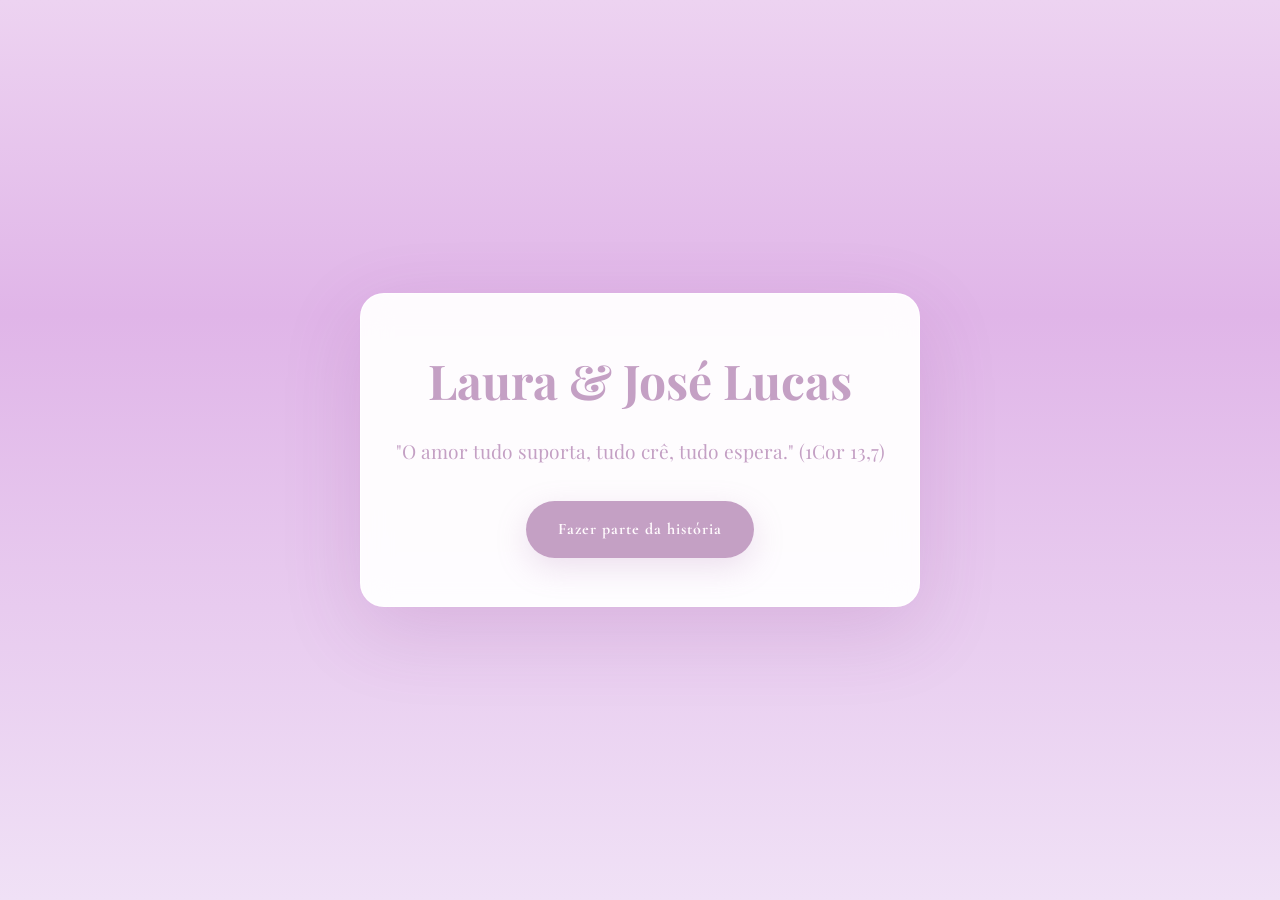
<file: index.html>
<!DOCTYPE html>
<html lang="pt-BR">
<head>
    <meta charset="UTF-8">
    <meta name="viewport" content="width=device-width, initial-scale=1.0">
    <title>Laura Rocha & José Lucas - Bem-vindos</title>
    <link rel="preconnect" href="https://fonts.googleapis.com">
    <link rel="preconnect" href="https://fonts.gstatic.com" crossorigin>
    <link href="https://fonts.googleapis.com/css2?family=Cormorant+Garamond:wght@300;400;500;600;700&family=Playfair+Display:wght@400;500;600;700&family=Lato:wght@300;400;500&display=swap" rel="stylesheet">
    <link rel="stylesheet" href="style.css">
</head>
<body>
    <main class="landing-page">
        <div class="landing-content">
            <h1>Laura & José Lucas</h1>
            <p class="landing-quote">"O amor tudo suporta, tudo crê, tudo espera." (1Cor 13,7)</p>
            <a class="enter-button" href="home.html">Fazer parte da história</a>
        </div>
    </main>
</body>
</html>
</file>
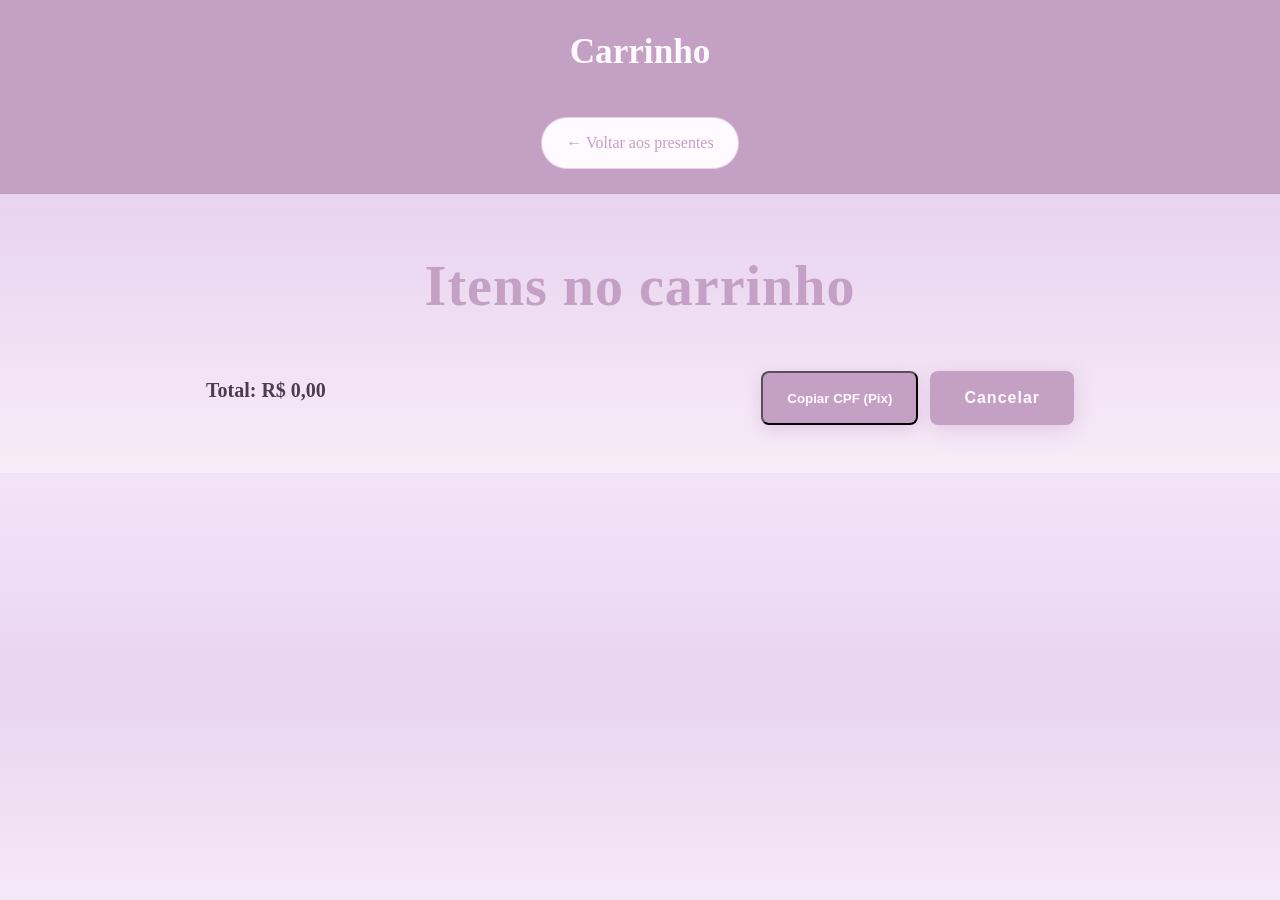
<file: carrinho.html>
<!DOCTYPE html>
<html lang="pt-BR">
<head>
    <meta charset="UTF-8">
    <meta name="viewport" content="width=device-width, initial-scale=1.0">
    <title>Carrinho - Laura & José</title>
    <link rel="stylesheet" href="style.css">
    <style>
        .cart-list { max-width:900px; margin:2rem auto; padding:1rem; }
        .cart-item { display:flex; gap:1rem; align-items:center; background:var(--white); padding:1rem; border-radius:10px; margin-bottom:0.75rem; }
        .cart-item img { width:80px; height:80px; object-fit:cover; border-radius:8px; }
        .cart-actions { display:flex; gap:0.75rem; justify-content:flex-end; margin-top:1rem; }
        .total { font-weight:700; font-size:1.25rem; }
    </style>
</head>
<body>
    <header class="page-header">
        <div class="header-content">
            <h1>Carrinho</h1>
            <nav class="page-nav">
                <a href="presentes.html">← Voltar aos presentes</a>
            </nav>
        </div>
    </header>

    <main>
        <div class="cart-list">
            <h2 class="section-title">Itens no carrinho</h2>
            <div id="cartItems"></div>

            <div style="margin-top:1.5rem; display:flex; justify-content:space-between; align-items:center;">
                <div class="total">Total: <span id="cartTotal">R$0,00</span></div>
                <div class="cart-actions">
                    <button id="copyCpf" class="btn-whatsapp">Copiar CPF (Pix)</button>
                    <button id="cancelar" class="btn-prev">Cancelar</button>
                </div>
            </div>
        </div>
    </main>

    <script src="script.js"></script>
    <script>
        // Cart page interactions
        const CPF_VALUE = '076.116.731-57';

        function formatBRL(v){
            return new Intl.NumberFormat('pt-BR',{style:'currency',currency:'BRL'}).format(v);
        }

        function renderCart(){
            const cart = JSON.parse(localStorage.getItem('cart')||'[]');
            const container = document.getElementById('cartItems');
            container.innerHTML = '';
            let total = 0;
            cart.forEach(item=>{
                total += Number(item.price||0);
                const div = document.createElement('div');
                div.className = 'cart-item';
                div.innerHTML = `<img src="${item.src||''}" alt="${item.name||''}"><div style="flex:1;"><strong>${item.name||''}</strong><div>${item.desc||''}</div></div><div style="text-align:right;"><div>${formatBRL(Number(item.price||0))}</div><button class=\"btn-prev\" data-id=\"${item.id}\">Remover</button></div>`;
                container.appendChild(div);
            });
            document.getElementById('cartTotal').textContent = formatBRL(total);
            container.querySelectorAll('.btn-prev').forEach(btn=>btn.addEventListener('click',e=>{
                const id = e.target.dataset.id;
                removeFromCart(id);
            }));
        }

        function removeFromCart(id){
            let cart = JSON.parse(localStorage.getItem('cart')||'[]');
            cart = cart.filter(i=>String(i.id)!==String(id));
            localStorage.setItem('cart', JSON.stringify(cart));
            // restore item visibility by removing from removedIds
            let removed = JSON.parse(localStorage.getItem('removedIds')||'[]');
            removed = removed.filter(r=>String(r)!==String(id));
            localStorage.setItem('removedIds', JSON.stringify(removed));
            renderCart();
        }

        document.getElementById('copyCpf').addEventListener('click', async ()=>{
            try{
                await navigator.clipboard.writeText(CPF_VALUE);
                alert('CPF copiado para a área de transferência.');
            }catch(e){
                alert('Não foi possível copiar automaticamente. Selecione e copie manualmente: ' + CPF_VALUE);
            }
        });

        document.getElementById('cancelar').addEventListener('click', ()=>{
            // Cancelar: limpa carrinho e restaura itens
            localStorage.removeItem('cart');
            localStorage.removeItem('removedIds');
            alert('Carrinho cancelado.');
            renderCart();
        });

        renderCart();
    </script>
</body>
</html>
</file>
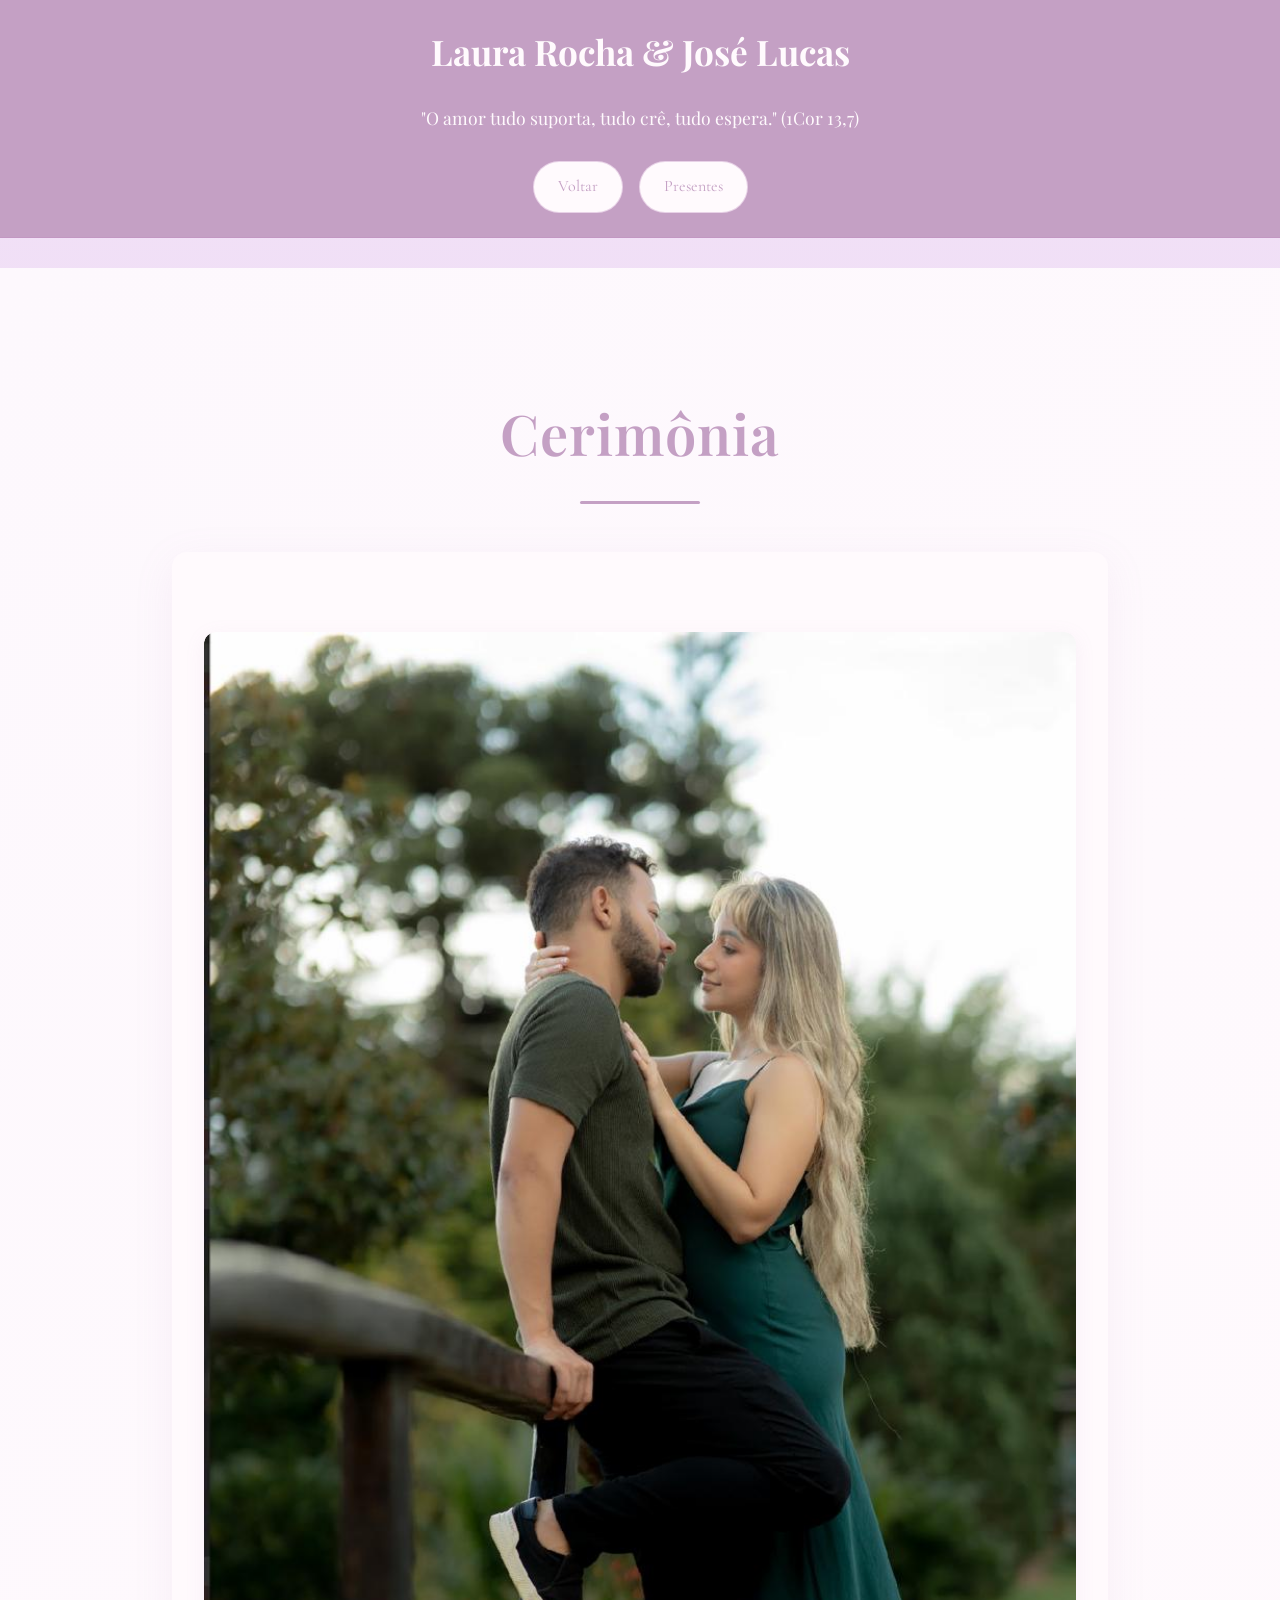
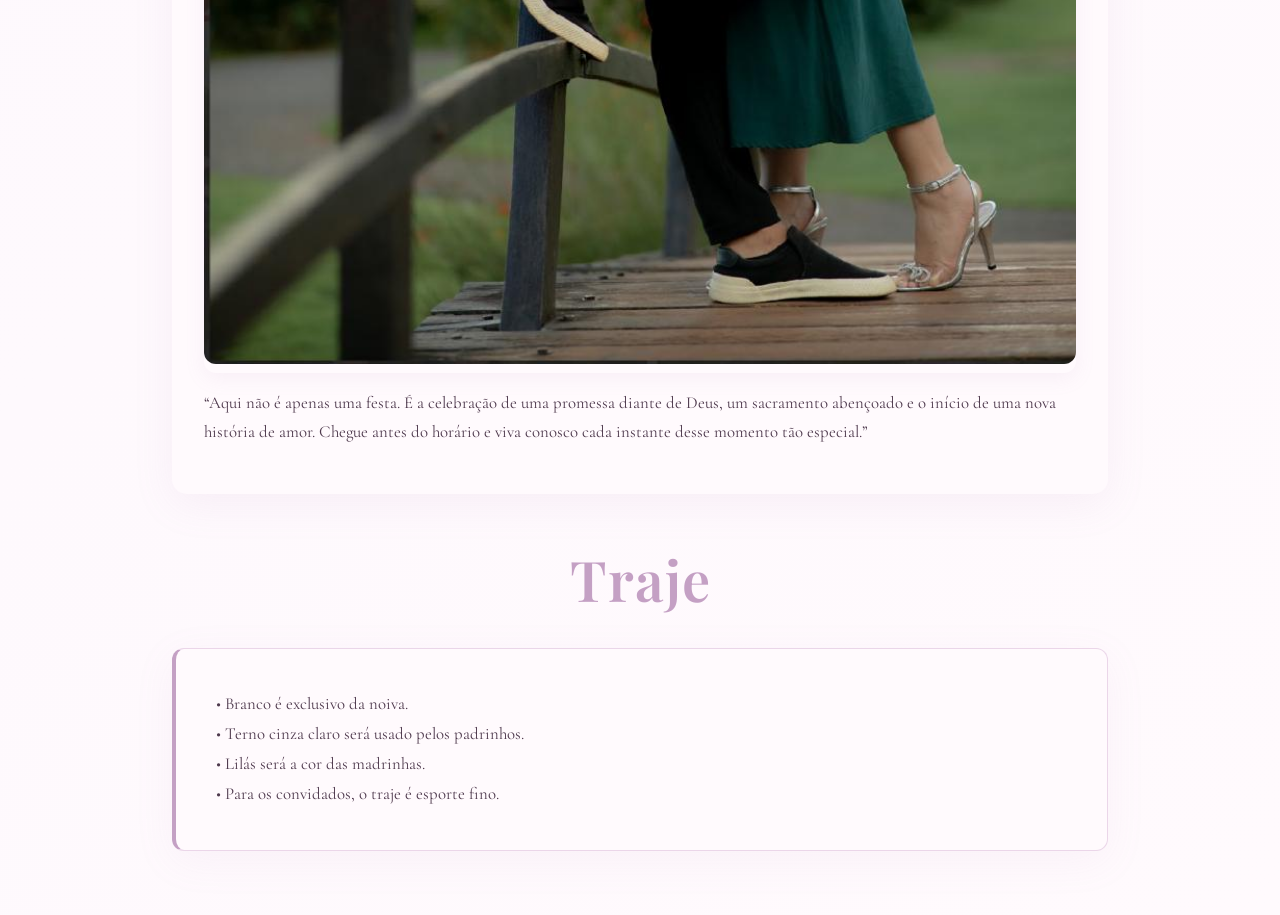
<file: cerimonia.html>
<!DOCTYPE html>
<html lang="pt-BR">
<head>
    <meta charset="UTF-8">
    <meta name="viewport" content="width=device-width, initial-scale=1.0">
    <title>Detalhes da Cerimônia - Laura & José</title>
    <link rel="preconnect" href="https://fonts.googleapis.com">
    <link rel="preconnect" href="https://fonts.gstatic.com" crossorigin>
    <link href="https://fonts.googleapis.com/css2?family=Cormorant+Garamond:wght@300;400;500;600;700&family=Playfair+Display:wght@400;500;600;700&family=Lato:wght@300;400;500&display=swap" rel="stylesheet">
    <link rel="stylesheet" href="style.css">
</head>
<body>
    <header class="page-header">
        <div class="header-content">
            <h1>Laura Rocha & José Lucas</h1>
            <p class="header-quote">"O amor tudo suporta, tudo crê, tudo espera." (1Cor 13,7)</p>
            <nav class="page-nav">
                <a href="home.html">Voltar</a>
                <a href="presentes.html">Presentes</a>
            </nav>
        </div>
    </header>

    <main class="site-main">
        <section class="details full-page">
            <div class="details-container">
                <h2 class="section-title">Cerimônia</h2>
                <div class="title-line"></div>
                <div class="location-item">
                    <div class="location-map">
                        <img src="laura&jose1.jpeg" alt="Cerimônia" style="width:100%; border-radius:12px; object-fit:cover;">
                    </div>
                    <p style="margin-top:1rem; font-size:1.05rem; line-height:1.7;">“Aqui não é apenas uma festa. É a celebração de uma promessa diante de Deus, um sacramento abençoado e o início de uma nova história de amor. Chegue antes do horário e viva conosco cada instante desse momento tão especial.”</p>
                </div>

                <h2 class="section-title" style="margin-top:2.5rem;">Traje</h2>
                <div class="detail-box" style="margin-top:1rem;">
                    <p style="text-align:left; line-height:1.8; font-size:1.05rem;">• Branco é exclusivo da noiva.<br>• Terno cinza claro será usado pelos padrinhos.<br>• Lilás será a cor das madrinhas.<br>• Para os convidados, o traje é esporte fino.</p>
                </div>

            </div>
        </section>
    </main>

</body>
</html>
</file>
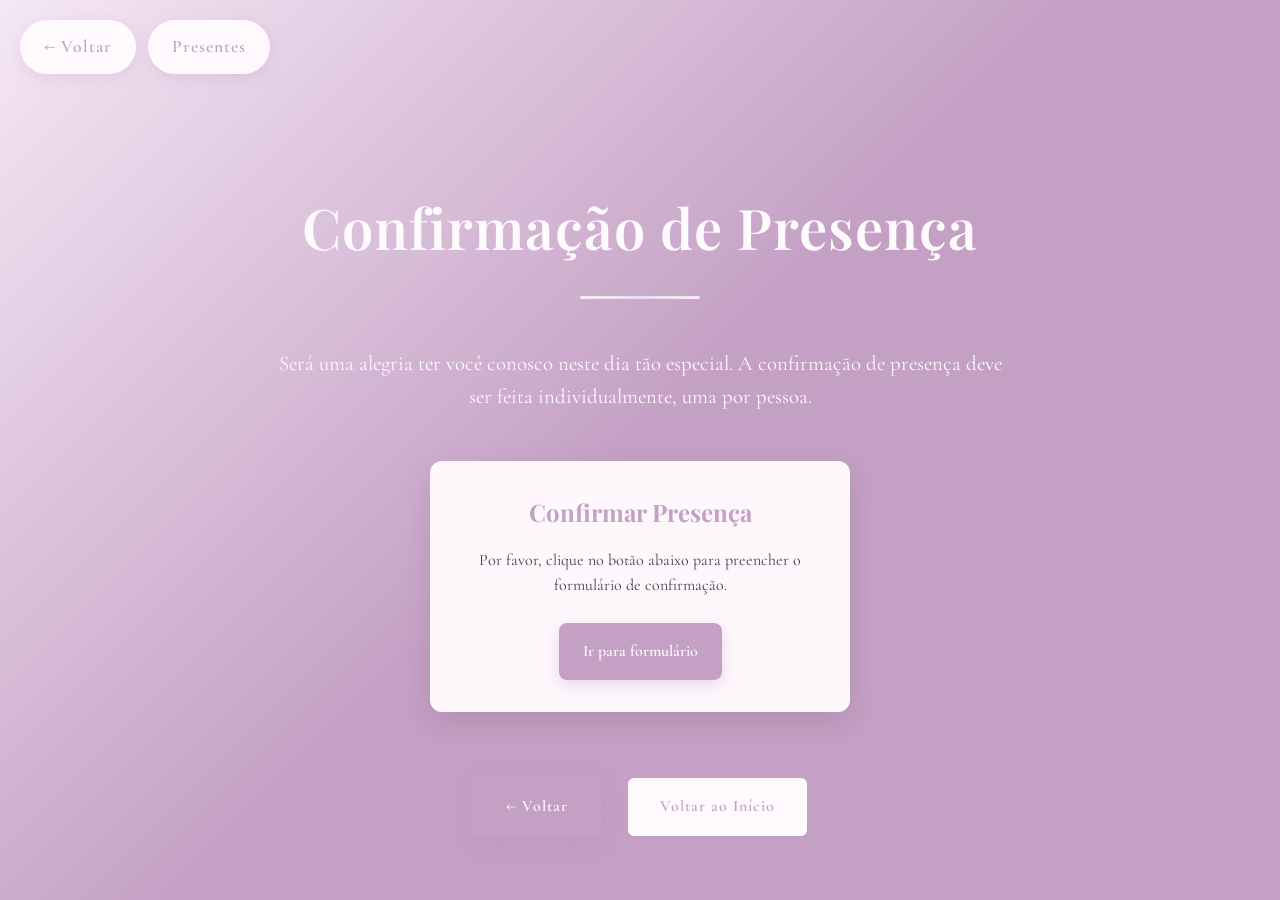
<file: confirmacao.html>
<!DOCTYPE html>
<html lang="pt-BR">
<head>
    <meta charset="UTF-8">
    <meta name="viewport" content="width=device-width, initial-scale=1.0">
    <title>Confirmação - Laura & José</title>
    <link rel="preconnect" href="https://fonts.googleapis.com">
    <link rel="preconnect" href="https://fonts.gstatic.com" crossorigin>
    <link href="https://fonts.googleapis.com/css2?family=Cormorant+Garamond:wght@300;400;500;600;700&family=Playfair+Display:wght@400;500;600;700&family=Lato:wght@300;400;500&display=swap" rel="stylesheet">
    <link rel="stylesheet" href="style.css">
</head>
<body>
    <section class="confirmacao full-page">
        <nav class="simple-nav">
            <a href="index.html" class="nav-back">← Voltar</a>
            <a href="presentes.html" class="nav-back" style="margin-left:8px;">Presentes</a>
        </nav>

        <div class="confirmacao-container">
            <h2 class="section-title">Confirmação de Presença</h2>
            <div class="title-line"></div>

            <div class="confirmation-text">
                <p>Será uma alegria ter você conosco neste dia tão especial. A confirmação de presença deve ser feita individualmente, uma por pessoa.</p>
            </div>

            <div class="confirmation-methods">
                <div class="method-box" style="margin:0 auto; max-width:420px;">
                    <h3>Confirmar Presença</h3>
                    <p>Por favor, clique no botão abaixo para preencher o formulário de confirmação.</p>
                    <a href="formulario.html" class="btn-whatsapp">Ir para formulário</a>
                </div>
            </div>

            <div class="navigation-buttons">
                <a href="localizacoes.html" class="btn-prev">← Voltar</a>
                <a href="index.html" class="btn-home">Voltar ao Início</a>
            </div>
        </div>
    </section>

    <script src="script.js"></script>
</body>
</html>
</file>
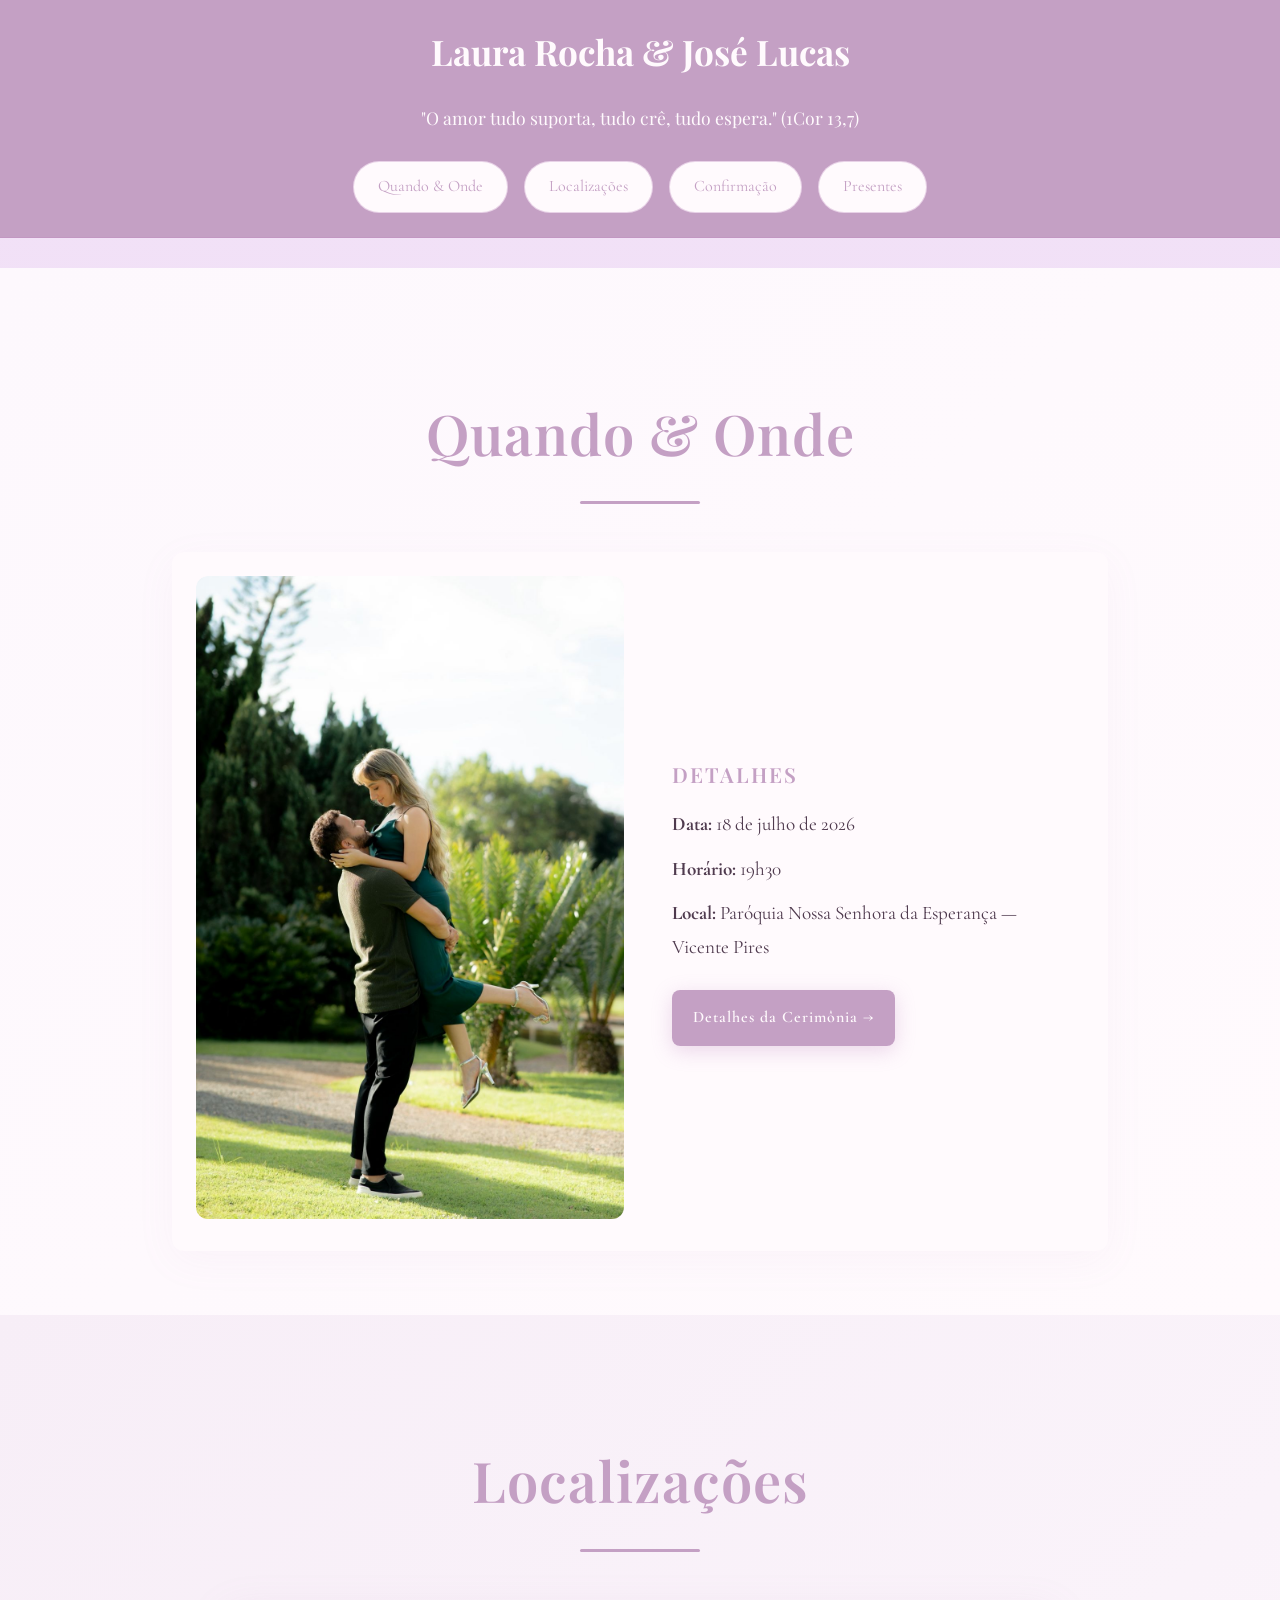
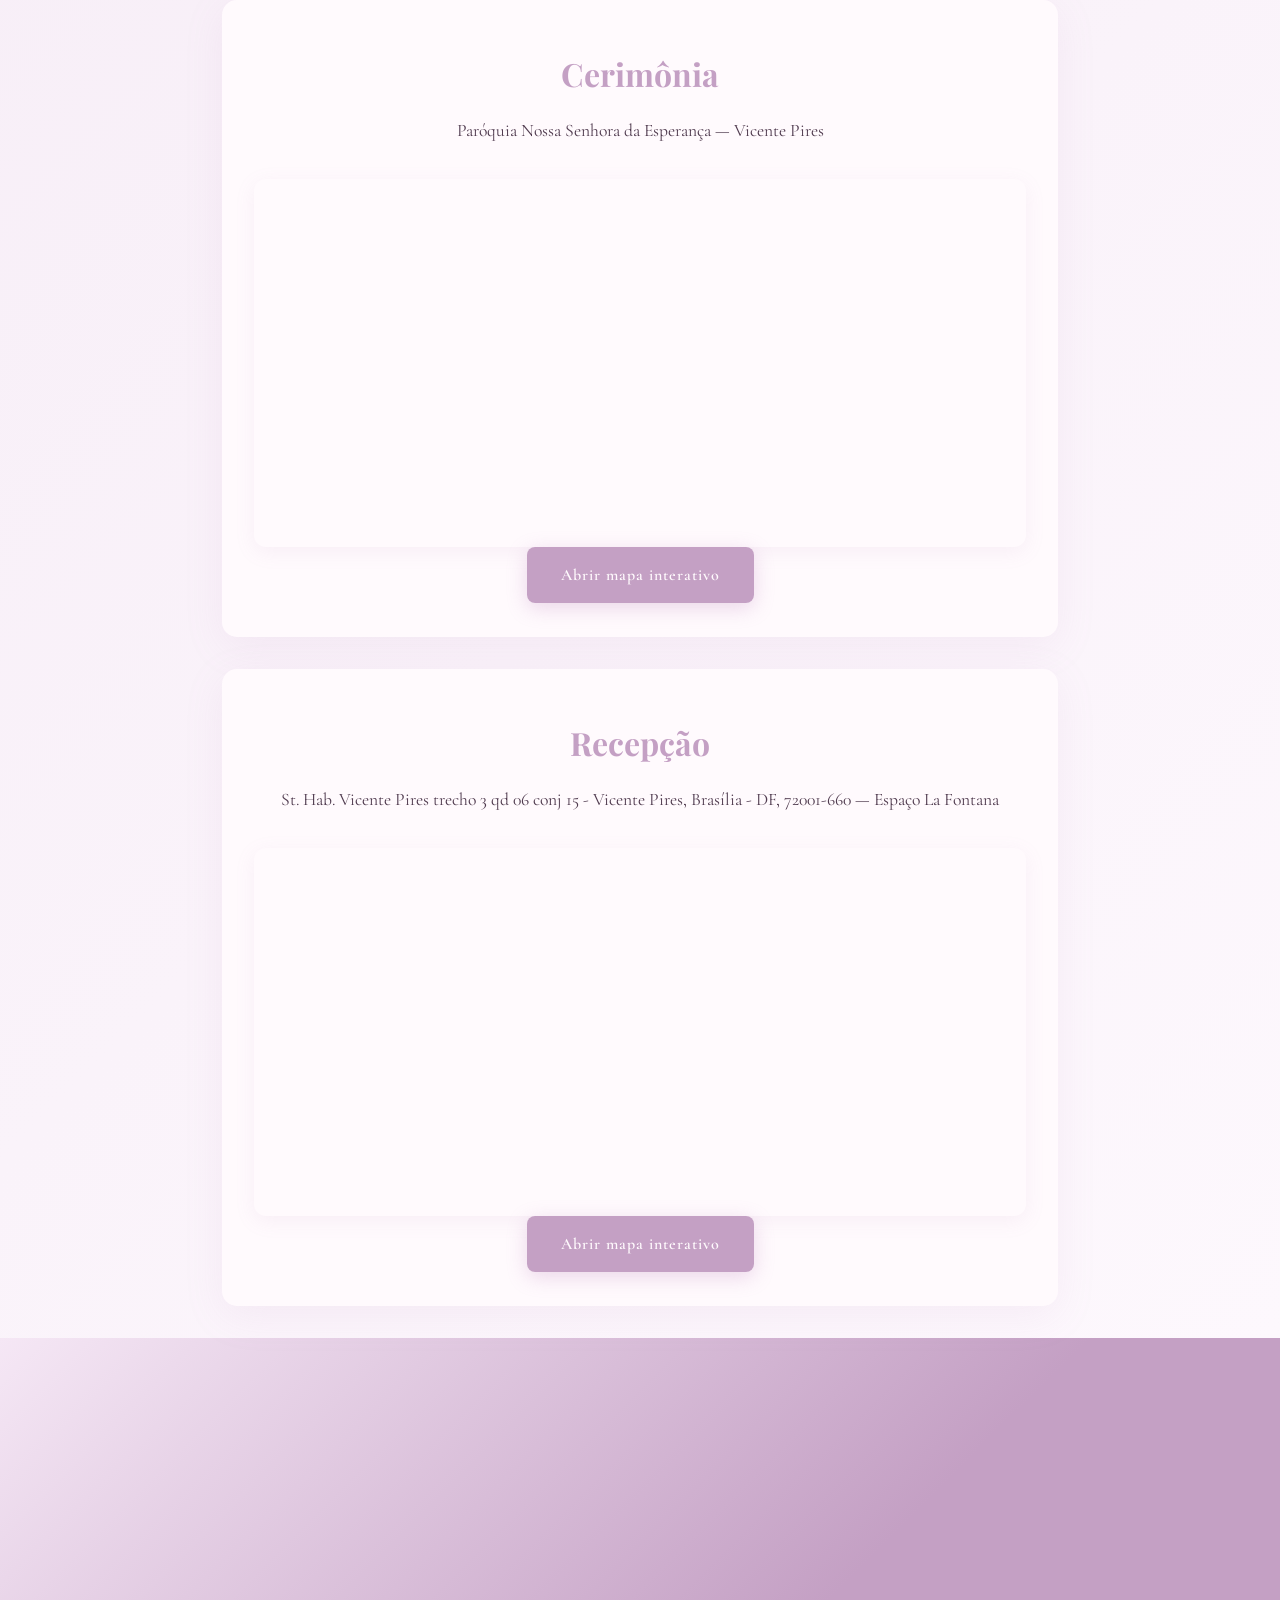
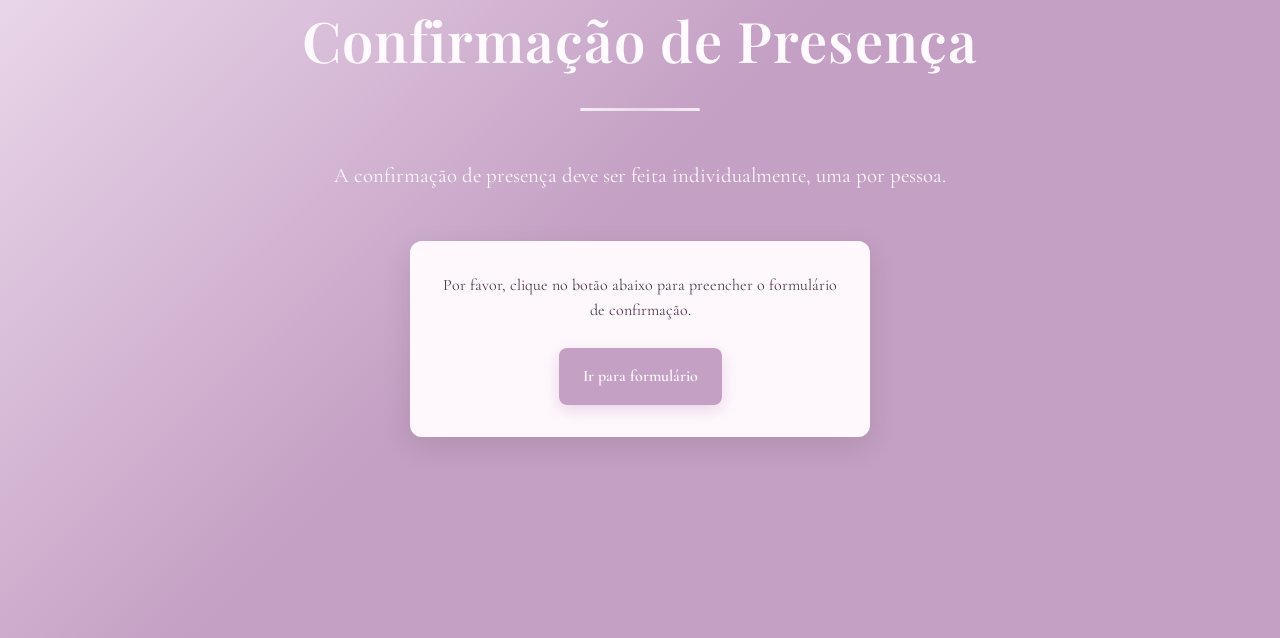
<file: home.html>
<!DOCTYPE html>
<html lang="pt-BR">
<head>
    <meta charset="UTF-8">
    <meta name="viewport" content="width=device-width, initial-scale=1.0">
    <title>Laura Rocha & José Lucas - Casamento</title>
    <link rel="preconnect" href="https://fonts.googleapis.com">
    <link rel="preconnect" href="https://fonts.gstatic.com" crossorigin>
    <link href="https://fonts.googleapis.com/css2?family=Cormorant+Garamond:wght@300;400;500;600;700&family=Playfair+Display:wght@400;500;600;700&family=Lato:wght@300;400;500&display=swap" rel="stylesheet">
    <link rel="stylesheet" href="style.css">
</head>
<body>
    <header class="page-header">
        <div class="header-content">
            <h1>Laura Rocha & José Lucas</h1>
            <p class="header-quote">"O amor tudo suporta, tudo crê, tudo espera." (1Cor 13,7)</p>
            <nav class="page-nav">
                <a href="#quando-onde">Quando & Onde</a>
                <a href="#localizacoes">Localizações</a>
                <a href="#confirmacao">Confirmação</a>
                <a href="presentes.html">Presentes</a>
            </nav>
        </div>
    </header>

    <main class="site-main">
        <section id="quando-onde" class="details full-page">
            <div class="details-container">
                <h2 class="section-title">Quando & Onde</h2>
                <div class="title-line"></div>

                <div class="event-card">
                    <div class="event-image">
                        <img src="fotoHome.jpeg" alt="Laura & José" style="width:100%; border-radius:12px; object-fit:cover;">
                    </div>
                    <div class="event-info">
                        <h3 class="detail-label">Detalhes</h3>
                        <p class="detail-text"><strong>Data:</strong> 18 de julho de 2026</p>
                        <p class="detail-text"><strong>Horário:</strong> 19h30</p>
                        <p class="detail-text"><strong>Local:</strong> Paróquia Nossa Senhora da Esperança — Vicente Pires</p>
                        <a href="cerimonia.html" class="btn-next">Detalhes da Cerimônia →</a>
                    </div>
                </div>
            </div>
        </section>

        <section id="localizacoes" class="localizacoes full-page">
            <div class="localizacoes-container">
                <h2 class="section-title">Localizações</h2>
                <div class="title-line"></div>

                <div class="location-item">
                    <h3 class="location-name">Cerimônia</h3>
                    <p class="location-info">Paróquia Nossa Senhora da Esperança — Vicente Pires</p>
                    <div class="location-map">
                        <iframe src="https://www.google.com/maps?q=Par%C3%B3quia+Nossa+Senhora+da+Esperan%C3%A7a+Vicente+Pires&output=embed" width="100%" height="360" style="border:0; border-radius:12px;" allowfullscreen="" loading="lazy"></iframe>
                    </div>
                    <p style="margin-top:1rem; text-align:center;"><a href="https://maps.app.goo.gl/oQDpiSXAnF8ET5fq7" target="_blank" class="btn-next">Abrir mapa interativo</a></p>
                </div>

                <div class="location-item">
                    <h3 class="location-name">Recepção</h3>
                    <p class="location-info">St. Hab. Vicente Pires trecho 3 qd 06 conj 15 - Vicente Pires, Brasília - DF, 72001-660 — Espaço La Fontana</p>
                    <div class="location-map">
                        <iframe src="https://www.google.com/maps?q=St.%20Hab.%20Vicente%20Pires%20trecho%203%20qd%2006%20conj%2015%20Vicente%20Pires%20Bras%C3%ADlia%20DF%2072001-660%20Espa%C3%A7o%20La%20Fontana&output=embed" width="100%" height="360" style="border:0; border-radius:12px;" allowfullscreen="" loading="lazy"></iframe>
                    </div>
                    <p style="margin-top:1rem; text-align:center;"><a href="https://maps.app.goo.gl/oNhxTMbTpcGcjNjj6" target="_blank" class="btn-next">Abrir mapa interativo</a></p>
                </div>

            </div>
        </section>

        <section id="confirmacao" class="confirmacao full-page">
            <div class="confirmacao-container">
                <h2 class="section-title">Confirmação de Presença</h2>
                <div class="title-line"></div>
                <div class="confirmation-text">
                    <p>A confirmação de presença deve ser feita individualmente, uma por pessoa.</p>
                </div>
                <div class="confirmation-methods" style="display:flex; justify-content:center;">
                    <div class="method-box" style="max-width:460px; width:100%;">
                        <p>Por favor, clique no botão abaixo para preencher o formulário de confirmação.</p>
                        <a href="https://docs.google.com/forms/d/e/1FAIpQLSchlrzK8isXbiDopXj08WdBQHSVSdfafR8MKhE9yUo52fjLDg/viewform?usp=dialog" class="btn-whatsapp">Ir para formulário</a>
                    </div>
                </div>
            </div>
        </section>
    </main>

    <script src="script.js"></script>
</body>
</html>
</file>
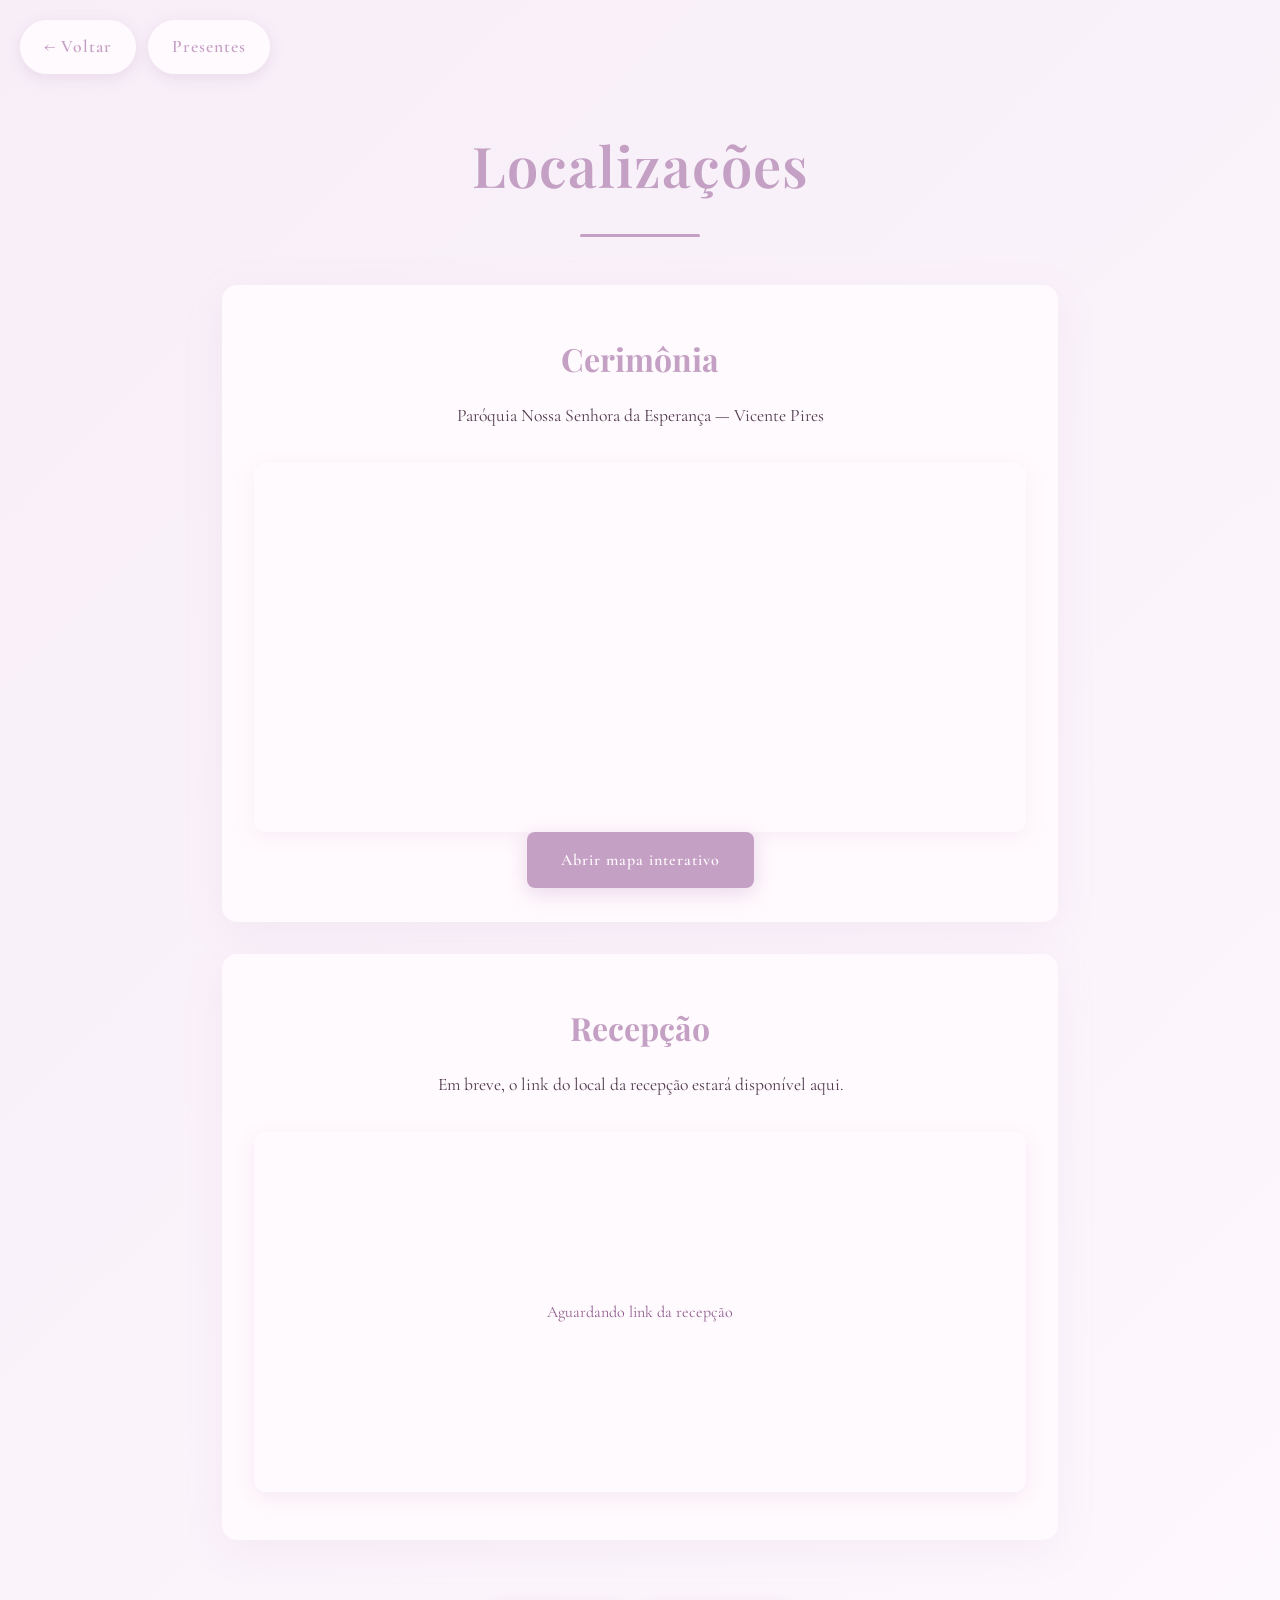
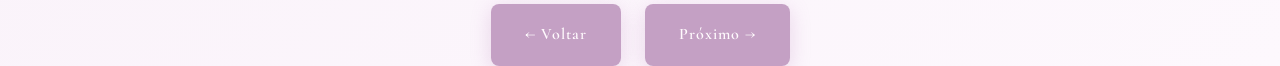
<file: localizacoes.html>
<!DOCTYPE html>
<html lang="pt-BR">
<head>
    <meta charset="UTF-8">
    <meta name="viewport" content="width=device-width, initial-scale=1.0">
    <title>Localizações - Laura & José</title>
    <link rel="preconnect" href="https://fonts.googleapis.com">
    <link rel="preconnect" href="https://fonts.gstatic.com" crossorigin>
    <link href="https://fonts.googleapis.com/css2?family=Cormorant+Garamond:wght@300;400;500;600;700&family=Playfair+Display:wght@400;500;600;700&family=Lato:wght@300;400;500&display=swap" rel="stylesheet">
    <link rel="stylesheet" href="style.css">
</head>
<body>
    <section class="localizacoes full-page">
        <nav class="simple-nav">
            <a href="index.html" class="nav-back">← Voltar</a>
            <a href="presentes.html" class="nav-back" style="margin-left:8px;">Presentes</a>
        </nav>

        <div class="localizacoes-container">
            <h2 class="section-title">Localizações</h2>
            <div class="title-line"></div>

            <div class="location-item">
                <h3 class="location-name">Cerimônia</h3>
                <p class="location-info">Paróquia Nossa Senhora da Esperança — Vicente Pires</p>
                <div class="location-map">
                    <iframe src="https://www.google.com/maps?q=Par%C3%B3quia+Nossa+Senhora+da+Esperan%C3%A7a+Vicente+Pires&output=embed" width="100%" height="360" style="border:0; border-radius: 12px;" allowfullscreen="" loading="lazy"></iframe>
                </div>
                <p style="margin-top:1rem; text-align:center;"><a href="https://maps.app.goo.gl/oQDpiSXAnF8ET5fq7" target="_blank" class="btn-next">Abrir mapa interativo</a></p>
            </div>

            <div class="location-item">
                <h3 class="location-name">Recepção</h3>
                <p class="location-info">Em breve, o link do local da recepção estará disponível aqui.</p>
                <div class="location-map" style="height:360px; display:flex; align-items:center; justify-content:center; color:var(--primary-dark); background:var(--white); border-radius:12px; box-shadow:0 5px 20px rgba(168, 85, 168, 0.1);">
                    <span>Aguardando link da recepção</span>
                </div>
            </div>

            <div class="navigation-buttons">
                <a href="quando-onde.html" class="btn-prev">← Voltar</a>
                <a href="confirmacao.html" class="btn-next">Próximo →</a>
            </div>
        </div>
    </section>

    <script src="script.js"></script>
</body>
</html>
</file>
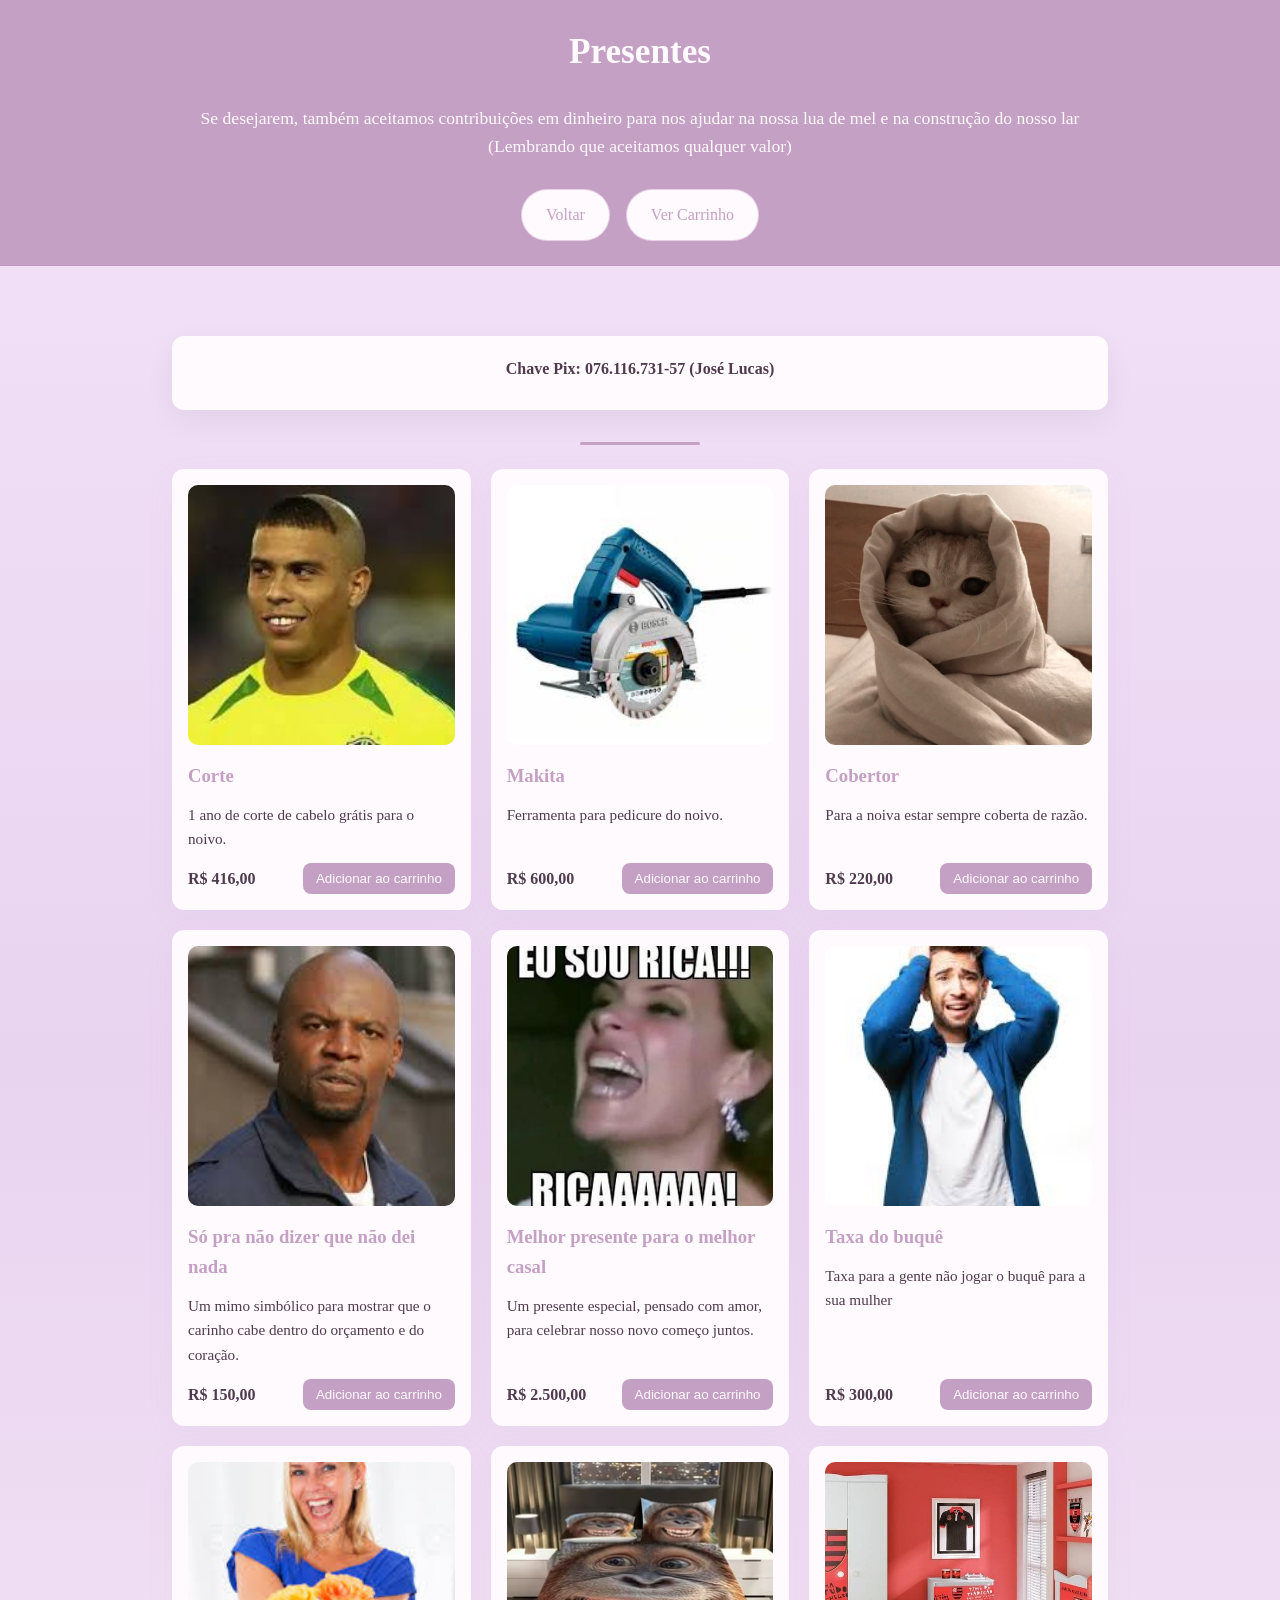
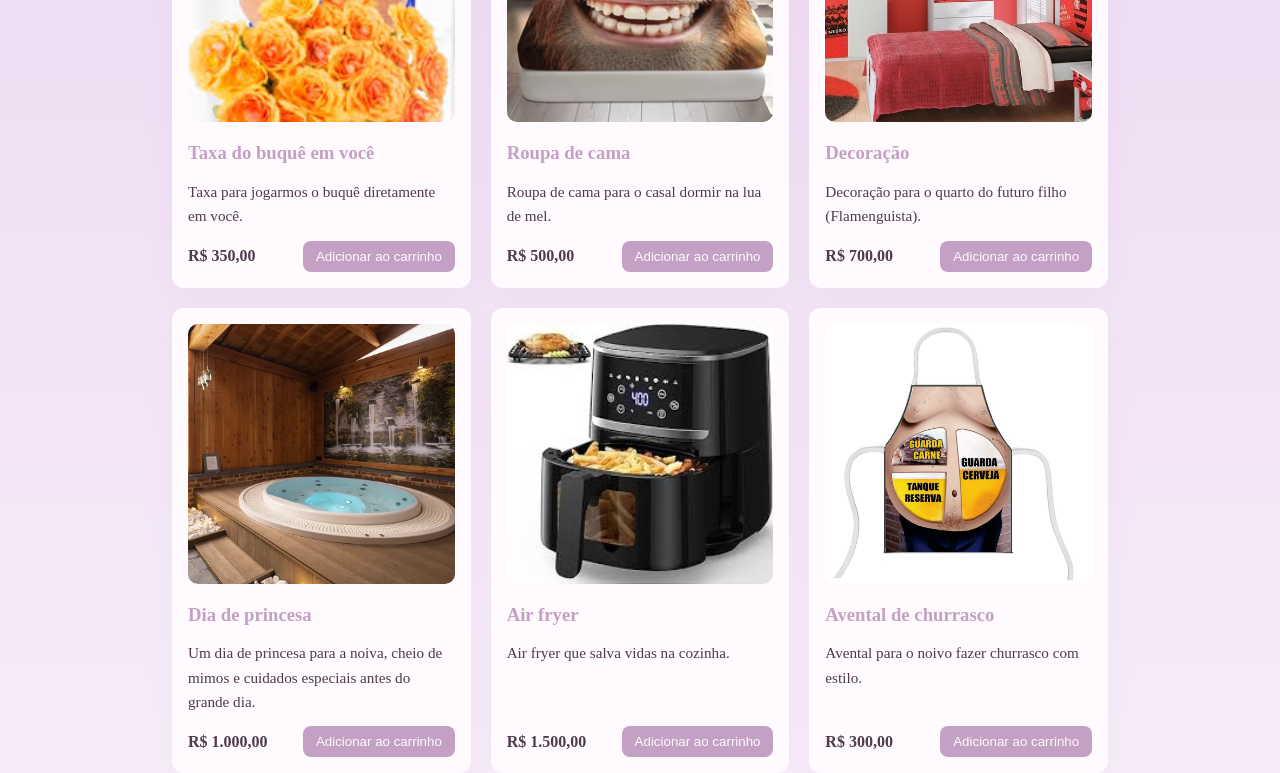
<file: presentes.html>
<!DOCTYPE html>
<html lang="pt-BR">
<head>
    <meta charset="UTF-8">
    <meta name="viewport" content="width=device-width, initial-scale=1.0">
    <title>Presentes - Laura & José</title>
    <link rel="stylesheet" href="style.css">
</head>
<body>
    <header class="page-header">
        <div class="header-content">
            <h1>Presentes</h1>
            <p class="header-quote">Se desejarem, também aceitamos contribuições em dinheiro para nos ajudar na nossa lua de mel e na construção do nosso lar <br> (Lembrando que aceitamos qualquer valor)</p>
            <nav class="page-nav">
                <a href="home.html">Voltar</a>
                <a href="carrinho.html">Ver Carrinho</a>
            </nav>
        </div>
    </header>

    <main class="site-main">
        <section class="gift-intro full-page" style="padding-top:40px;">
            <div class="details-container">
                <div style="background:var(--white); padding:1.25rem; border-radius:12px; box-shadow:0 10px 30px rgba(0,0,0,0.06); text-align:center;">
                    <p style="font-weight:600; margin-bottom:0.5rem;">Chave Pix: <strong>076.116.731-57</strong> (José Lucas)</p>
                    
                </div>

                <div class="title-line" style="margin:2rem auto 1.5rem;"></div>

                <div class="products-grid">
                    <!-- 12 produtos -->
                    <div class="product-card" data-id="1" data-price="416">
                        <div class="product-image"><img src="presente1.jfif" alt="Corte de cabelo"></div>
                        <h3>Corte</h3>
                        <p class="product-desc">1 ano de corte de cabelo grátis para o noivo.</p>
                        <div class="product-footer"><span class="price">R$416,00</span><button class="btn-add" data-id="1">Adicionar ao carrinho</button></div>
                    </div>

                    <div class="product-card" data-id="2" data-price="600">
                        <div class="product-image"><img src="presente2.jfif" alt="Makita"></div>
                        <h3>Makita</h3>
                        <p class="product-desc">Ferramenta para pedicure do noivo.</p>
                        <div class="product-footer"><span class="price">R$600,00</span><button class="btn-add" data-id="2">Adicionar ao carrinho</button></div>
                    </div>

                    <div class="product-card" data-id="3" data-price="220">
                        <div class="product-image"><img src="presente3.jpg" alt="Cobertor"></div>
                        <h3>Cobertor</h3>
                        <p class="product-desc">Para a noiva estar sempre coberta de razão.</p>
                        <div class="product-footer"><span class="price">R$220,00</span><button class="btn-add" data-id="3">Adicionar ao carrinho</button></div>
                    </div>

                    <div class="product-card" data-id="4" data-price="150">
                        <div class="product-image"><img src="presente4.jfif" alt="Só pra não dizer que não dei nada"></div>
                        <h3>Só pra não dizer que não dei nada</h3>
                        <p class="product-desc">Um mimo simbólico para mostrar que o carinho cabe dentro do orçamento e do coração.</p>
                        <div class="product-footer"><span class="price">R$150,00</span><button class="btn-add" data-id="4">Adicionar ao carrinho</button></div>
                    </div>

                    <div class="product-card" data-id="5" data-price="2500">
                        <div class="product-image"><img src="presente5.jpg" alt="Melhor presente para o melhor casal"></div>
                        <h3>Melhor presente para o melhor casal</h3>
                        <p class="product-desc">Um presente especial, pensado com amor, para celebrar nosso novo começo juntos.</p>
                        <div class="product-footer"><span class="price">R$2.500,00</span><button class="btn-add" data-id="5">Adicionar ao carrinho</button></div>
                    </div>

                    <div class="product-card" data-id="6" data-price="300">
                        <div class="product-image"><img src="presente6.jfif" alt="Taxa para a gente não jogar o buquê"></div>
                        <h3>Taxa do buquê</h3>
                        <p class="product-desc">Taxa para a gente não jogar o buquê para a sua mulher</p>
                        <div class="product-footer"><span class="price">R$300,00</span><button class="btn-add" data-id="6">Adicionar ao carrinho</button></div>
                    </div>

                    <div class="product-card" data-id="7" data-price="350">
                        <div class="product-image"><img src="presente7.jfif" alt="Taxa para jogarmos o buquê em você"></div>
                        <h3>Taxa do buquê em você</h3>
                        <p class="product-desc">Taxa para jogarmos o buquê diretamente em você.</p>
                        <div class="product-footer"><span class="price">R$350,00</span><button class="btn-add" data-id="7">Adicionar ao carrinho</button></div>
                    </div>

                    <div class="product-card" data-id="8" data-price="500">
                        <div class="product-image"><img src="presente8.avif" alt="Roupa de cama"></div>
                        <h3>Roupa de cama</h3>
                        <p class="product-desc">Roupa de cama para o casal dormir na lua de mel.</p>
                        <div class="product-footer"><span class="price">R$500,00</span><button class="btn-add" data-id="8">Adicionar ao carrinho</button></div>
                    </div>

                    <div class="product-card" data-id="9" data-price="700">
                        <div class="product-image"><img src="presente9.jpg" alt="Decoração do quarto do futuro filho"></div>
                        <h3>Decoração</h3>
                        <p class="product-desc">Decoração para o quarto do futuro filho (Flamenguista).</p>
                        <div class="product-footer"><span class="price">R$700,00</span><button class="btn-add" data-id="9">Adicionar ao carrinho</button></div>
                    </div>

                    <div class="product-card" data-id="10" data-price="1000">
                        <div class="product-image"><img src="presente10.jpg" alt="Dia de princesa da noiva"></div>
                        <h3>Dia de princesa</h3>
                        <p class="product-desc">Um dia de princesa para a noiva, cheio de mimos e cuidados especiais antes do grande dia.</p>
                        <div class="product-footer"><span class="price">R$1.000,00</span><button class="btn-add" data-id="10">Adicionar ao carrinho</button></div>
                    </div>

                    <div class="product-card" data-id="11" data-price="1500">
                        <div class="product-image"><img src="presente11.jfif" alt="Air fryer"></div>
                        <h3>Air fryer</h3>
                        <p class="product-desc">Air fryer que salva vidas na cozinha.</p>
                        <div class="product-footer"><span class="price">R$1.500,00</span><button class="btn-add" data-id="11">Adicionar ao carrinho</button></div>
                    </div>

                    <div class="product-card" data-id="12" data-price="300">
                        <div class="product-image"><img src="presente12(1).jfif" alt="Avental de churrasco"></div>
                        <h3>Avental de churrasco</h3>
                        <p class="product-desc">Avental para o noivo fazer churrasco com estilo.</p>
                        <div class="product-footer"><span class="price">R$300,00</span><button class="btn-add" data-id="12">Adicionar ao carrinho</button></div>
                    </div>

                </div>
            </div>
        </section>
    </main>

    <script src="script.js"></script>
</body>
</html>
</file>
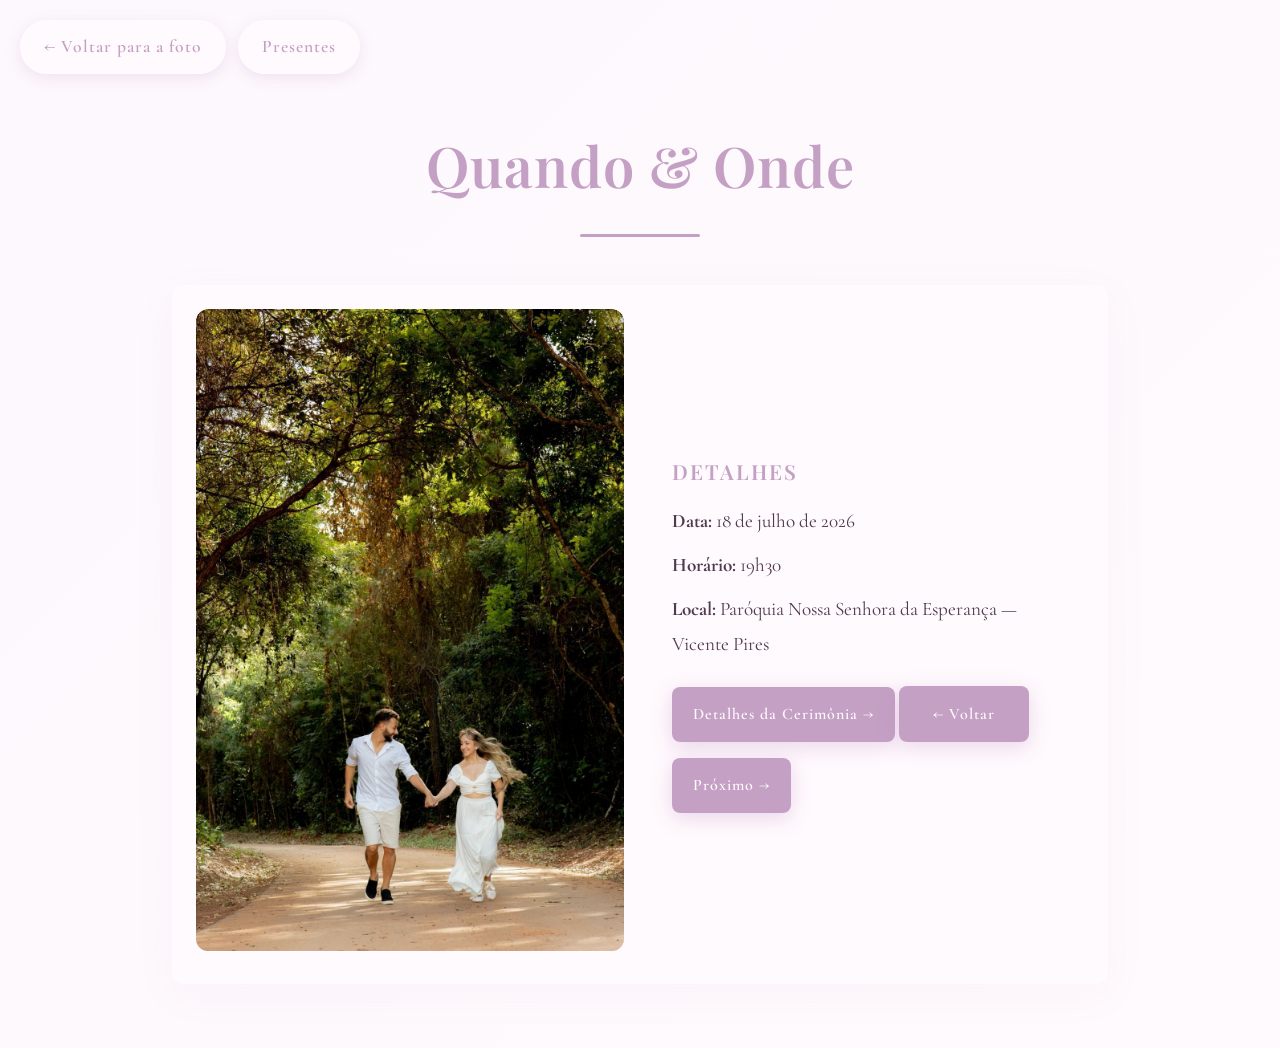
<file: quando-onde.html>
<!DOCTYPE html>
<html lang="pt-BR">
<head>
    <meta charset="UTF-8">
    <meta name="viewport" content="width=device-width, initial-scale=1.0">
    <title>Quando & Onde - Laura & José</title>
    <link rel="preconnect" href="https://fonts.googleapis.com">
    <link rel="preconnect" href="https://fonts.gstatic.com" crossorigin>
    <link href="https://fonts.googleapis.com/css2?family=Cormorant+Garamond:wght@300;400;500;600;700&family=Playfair+Display:wght@400;500;600;700&family=Lato:wght@300;400;500&display=swap" rel="stylesheet">
    <link rel="stylesheet" href="style.css">
</head>
<body>
    <section class="details full-page">
        <nav class="simple-nav">
            <a href="index.html" class="nav-back">← Voltar para a foto</a>
            <a href="presentes.html" class="nav-back" style="margin-left:8px;">Presentes</a>
        </nav>
        
        <div class="details-container">
            <h2 class="section-title">Quando & Onde</h2>
            <div class="title-line"></div>
            
                <div class="event-card">
                    <div class="event-image">
                        <img src="joseElaura.jpeg" alt="Laura & José" style="width:100%; border-radius:12px; object-fit:cover;">
                    </div>
                    <div class="event-info">
                        <h3 class="detail-label">Detalhes</h3>
                        <p class="detail-text"><strong>Data:</strong> 18 de julho de 2026</p>
                        <p class="detail-text"><strong>Horário:</strong> 19h30</p>
                        <p class="detail-text"><strong>Local:</strong> Paróquia Nossa Senhora da Esperança — Vicente Pires</p>
                        <a href="cerimonia.html" class="btn-next">Detalhes da Cerimônia →</a>
                <a href="index.html" class="btn-prev">← Voltar</a>
                <a href="localizacoes.html" class="btn-next">Próximo →</a>
            </div>
        </div>
    </section>

    <script src="script.js"></script>
</body>
</html>
</file>
<file: style.css>
* {
    margin: 0;
    padding: 0;
    box-sizing: border-box;
}

:root {
    --primary-color: #c4a0c4;
    --primary-dark: #8f5d8f;
    --primary-light: #f5e7f5;
    --accent-color: #f7eef7;
    --text-color: #4f3a4e;
    --light-bg: #fdf8fd;
    --white: #fffafd;
    --gold: #f4def4;
    --lilac: #c4a0c4;
} 

html {
    scroll-behavior: smooth;
}

body {
    font-family: 'Cormorant Garamond', serif;
    color: var(--text-color);
    overflow-x: hidden;
    background: linear-gradient(180deg, #f3e3f8 0%, #e9d4f0 45%, #f7ecf8 100%);
    line-height: 1.6;
}

.landing-page {
    min-height: 100vh;
    display: flex;
    align-items: center;
    justify-content: center;
    background: linear-gradient(180deg, #edd3f1 0%, #e0b5e8 35%, #f0e1f6 100%);
    padding: 2rem;
    position: relative;
    overflow: hidden;
}

.landing-page .flower {
    position: absolute;
    width: 44rem;
    height: 44rem;
    background-size: contain;
    background-repeat: no-repeat;
    background-position: top left;
    pointer-events: none;
    opacity: 1;
    z-index: 0;
}

.landing-page .flower4 {
    background-image: url('flor4.png');
}

.landing-page .top-left {
    top: -2rem;
    left: -2rem;
    transform: scaleY(-1);
}

.landing-page .top-right {
    top: -2rem;
    right: -2rem;
    transform: scale(-1, -1);
}

.landing-page .bottom-left {
    bottom: -2rem;
    left: -2rem;
    transform: none;
}

.landing-page .bottom-right {
    bottom: -2rem;
    right: -2rem;
    transform: scaleX(-1);
}

.landing-content {
    max-width: 560px;
    width: 100%;
    text-align: center;
    background: rgba(255, 255, 255, 0.95);
    border-radius: 24px;
    padding: 3rem 2rem;
    box-shadow: 0 24px 80px rgba(134, 59, 136, 0.16);
    backdrop-filter: blur(15px);
    border: 1px solid rgba(255, 255, 255, 0.75);
    position: relative;
    z-index: 1;
}

@media (max-width: 768px) {
    .landing-page {
        padding: 1.2rem;
    }

    .landing-page .flower {
        width: 260px;
        height: 260px;
        opacity: 0.92;
    }

    .landing-page .top-left {
        top: -1.2rem;
        left: -1.2rem;
        transform: scaleY(-1);
    }

    .landing-page .top-right {
        top: -1.2rem;
        right: -1.2rem;
        transform: scale(-1, -1);
    }

    .landing-page .bottom-left {
        bottom: -1.2rem;
        left: -1.2rem;
        transform: none;
    }

    .landing-page .bottom-right {
        bottom: -1.2rem;
        right: -1.2rem;
        transform: scaleX(-1);
    }

    .landing-content {
        padding: 2rem 1.5rem;
        border-radius: 22px;
    }

    .landing-content h1 {
        font-size: 2.4rem;
    }

    .landing-quote {
        font-size: 1rem;
        margin-bottom: 1.8rem;
    }

    .enter-button {
        width: 100%;
        padding: 1rem 1rem;
    }
}

.landing-content h1 {
    font-family: 'Playfair Display', serif;
    font-size: 3rem;
    margin-bottom: 1rem;
    color: #c4a0c4;
}

.landing-quote {
    font-family: 'Playfair Display', serif;
    font-size: 1.2rem;
    color: #c4a0c4;
    margin-bottom: 2rem;
    line-height: 1.8;
} 

.enter-button {
    display: inline-block;
    padding: 1rem 2rem;
    background: linear-gradient(135deg, var(--primary-color), var(--lilac));
    color: var(--white);
    text-decoration: none;
    border-radius: 999px;
    font-weight: 700;
    letter-spacing: 1px;
    transition: transform 0.3s ease, box-shadow 0.3s ease;
    box-shadow: 0 10px 30px rgba(189, 134, 189, 0.25);
}

.enter-button:hover {
    transform: translateY(-3px);
    box-shadow: 0 15px 35px rgba(189, 134, 189, 0.35);
}

.page-header {
    position: sticky;
    top: 0;
    width: 100%;
    background: #c4a0c4;
    border-bottom: 1px solid rgba(189, 134, 189, 0.35);
    backdrop-filter: blur(10px);
    z-index: 100;
}

.header-content {
    max-width: 1200px;
    margin: 0 auto;
    padding: 1.5rem 2rem;
    display: flex;
    flex-direction: column;
    align-items: center;
    gap: 1rem;
}

.page-header h1 {
    font-family: 'Playfair Display', serif;
    font-size: 2.2rem;
    color: var(--white);
    margin-bottom: 0.5rem;
    text-align: center;
}

.header-quote {
    font-family: 'Playfair Display', serif;
    font-size: 1.1rem;
    color: var(--white);
    margin-bottom: 0;
    text-align: center;
}

.page-nav {
    display: flex;
    gap: 1rem;
    flex-wrap: wrap;
    justify-content: center;
    margin-top: 0.8rem;
}

.page-nav a {
    padding: 0.75rem 1.5rem;
    color: var(--primary-color);
    text-decoration: none;
    border: 1px solid rgba(189, 134, 189, 0.35);
    border-radius: 999px;
    background: var(--white);
    transition: background 0.3s ease, transform 0.3s ease;
}

.page-nav a:hover {
    background: rgba(255, 250, 253, 1);
    transform: translateY(-2px);
}

.site-main {
    padding-top: 30px;
}

/* ===== PÁGINA PRINCIPAL COM FOTO ===== */
.hero-main {
    background: #c4a0c4;
    position: relative;
    overflow: hidden;
    min-height: 100vh;
    display: flex;
    align-items: center;
    justify-content: center;
    padding: 2rem;
}

.hero-main::before {
    content: '';
    position: absolute;
    top: 0;
    left: 0;
    right: 0;
    bottom: 0;
    background: url('data:image/svg+xml,<svg xmlns="http://www.w3.org/2000/svg" viewBox="0 0 100 100"><circle cx="20" cy="20" r="1" fill="rgba(255,255,255,0.1)"/><circle cx="80" cy="80" r="1" fill="rgba(255,255,255,0.1)"/><circle cx="80" cy="20" r="1" fill="rgba(255,255,255,0.1)"/><circle cx="20" cy="80" r="1" fill="rgba(255,255,255,0.1)"/></svg>');
    pointer-events: none;
}

.hero-content {
    max-width: 600px;
    width: 100%;
    text-align: center;
    display: flex;
    flex-direction: column;
    align-items: center;
    gap: 2.5rem;
    z-index: 2;
    position: relative;
}

.hero-image-wrapper {
    position: relative;
    width: 100%;
    max-width: 450px;
}

.hero-image {
    width: 100%;
    height: auto;
    aspect-ratio: 3/4;
    object-fit: cover;
    border-radius: 20px;
    box-shadow: 0 20px 60px rgba(0, 0, 0, 0.3);
    animation: slideInUp 1s ease-out;
    border: 8px solid var(--white);
    transition: transform 0.4s ease;
}

.hero-image:hover {
    transform: scale(1.02);
}

.hero-text {
    font-family: 'Playfair Display', serif;
    font-size: 2.8rem;
    color: var(--white);
    font-weight: 600;
    letter-spacing: 1px;
    text-shadow: 0 2px 10px rgba(0, 0, 0, 0.2);
}

.hero-quote {
    font-family: 'Playfair Display', serif;
    font-size: 1.5rem;
    color: rgba(255, 255, 255, 0.95);
    font-weight: 400;
    line-height: 1.6;
    max-width: 450px;
    font-style: italic;
    text-shadow: 0 2px 8px rgba(0, 0, 0, 0.2);
}

/* ===== SETA PARA CIMA (SCROLL INDICATOR) ===== */
.scroll-indicator {
    position: relative;
    height: 80px;
    display: flex;
    flex-direction: column;
    align-items: center;
    justify-content: flex-end;
    gap: 10px;
    margin-top: 2rem;
}

.chevron {
    width: 30px;
    height: 30px;
    border-right: 3px solid rgba(255, 255, 255, 0.8);
    border-top: 3px solid rgba(255, 255, 255, 0.8);
    transform: rotate(-45deg);
    animation: chevron-animate 1.5s infinite;
}

.chevron:nth-child(2) {
    animation-delay: 0.2s;
    opacity: 0.8;
}

.chevron:nth-child(3) {
    animation-delay: 0.4s;
    opacity: 0.6;
}

@keyframes chevron-animate {
    0% {
        transform: rotate(-45deg) translateY(0);
        opacity: 0.8;
    }
    50% {
        opacity: 1;
    }
    100% {
        transform: rotate(-45deg) translateY(-20px);
        opacity: 0.2;
    }
}

.drag-text {
    color: rgba(255, 255, 255, 0.8);
    font-size: 0.95rem;
    letter-spacing: 1px;
    text-transform: uppercase;
    margin-top: 1rem;
    animation: pulse-text 2s infinite;
}

@keyframes pulse-text {
    0%, 100% { opacity: 0.7; }
    50% { opacity: 1; }
}

/* ===== NAVEGAÇÃO SIMPLES ===== */
.simple-nav {
    position: fixed;
    top: 20px;
    left: 20px;
    z-index: 100;
}

.nav-back {
    color: var(--primary-color);
    text-decoration: none;
    font-size: 1.1rem;
    font-weight: 600;
    letter-spacing: 1px;
    transition: all 0.3s ease;
    display: inline-block;
    padding: 0.8rem 1.5rem;
    background: rgba(255, 250, 253, 0.98);
    border-radius: 30px;
    box-shadow: 0 4px 15px rgba(189, 134, 189, 0.2);
}

.nav-back:hover {
    background: var(--white);
    color: var(--primary-dark);
    transform: translateX(-5px);
    box-shadow: 0 6px 20px rgba(189, 134, 189, 0.3);
}

/* ===== PÁGINA: QUANDO & ONDE ===== */
.details {
    background: linear-gradient(135deg, var(--light-bg) 0%, var(--white) 100%);
    min-height: auto;
    padding: 100px 2rem 4rem;
}

.full-page {
    min-height: 100vh;
    display: flex;
    align-items: center;
    justify-content: center;
    padding-top: 120px;
}

.details-container {
    max-width: 1000px;
    width: 100%;
    margin: 0 auto;
    padding: 0 2rem;
}

/* ===== EVENT CARD (Quando & Onde) ===== */
.event-card {
    display: grid;
    grid-template-columns: 1fr 1fr;
    gap: 2rem;
    align-items: center;
    background: var(--white);
    padding: 1.5rem;
    border-radius: 12px;
    box-shadow: 0 10px 40px rgba(189, 134, 189, 0.06);
}

.event-card .event-image {
    width: 100%;
    height: 100%;
    border-radius: 12px;
    overflow: hidden;
}

.event-card .event-info {
    padding: 0.5rem 1rem;
}

.event-card .detail-text {
    margin-bottom: 0.6rem;
}

.event-card .btn-next {
    display: inline-block;
    margin-top: 1rem;
    padding: 0.8rem 1.2rem;
    background: linear-gradient(135deg, var(--primary-color), var(--lilac));
    color: var(--white);
    text-decoration: none;
    border-radius: 8px;
}

@media (max-width: 768px) {
    .event-card { grid-template-columns: 1fr; }
}

.section-title {
    font-family: 'Playfair Display', serif;
    font-size: 3.5rem;
    color: var(--primary-color);
    text-align: center;
    margin-bottom: 1.5rem;
    font-weight: 600;
    letter-spacing: 1px;
    animation: slideInUp 0.8s ease-out;
}

.title-line {
    width: 120px;
    height: 3px;
    background: linear-gradient(90deg, var(--primary-color), var(--lilac), var(--primary-color));
    margin: 0 auto 3rem;
    border-radius: 2px;
    animation: slideInUp 0.8s ease-out 0.2s backwards;
}

.details-content {
    display: grid;
    grid-template-columns: repeat(auto-fit, minmax(280px, 1fr));
    gap: 2.5rem;
    margin-bottom: 4rem;
    animation: slideInUp 0.8s ease-out 0.4s backwards;
}

.detail-box {
    background: var(--white);
    padding: 2.5rem;
    border-radius: 12px;
    box-shadow: 0 10px 40px rgba(189, 134, 189, 0.08);
    border: 1px solid rgba(189, 134, 189, 0.3);
    border-left: 4px solid var(--primary-color);
    transition: all 0.4s cubic-bezier(0.23, 1, 0.320, 1);
    text-align: center;
    position: relative;
    overflow: hidden;
}

.detail-box::before {
    content: '';
    position: absolute;
    top: 0;
    left: -100%;
    width: 100%;
    height: 100%;
    background: rgba(189, 134, 189, 0.05);
    transition: left 0.4s ease;
    z-index: 0;
}

.detail-box:hover {
    transform: translateY(-10px);
    box-shadow: 0 20px 60px rgba(189, 134, 189, 0.15);
}

.detail-box:hover::before {
    left: 100%;
}

.detail-box > * {
    position: relative;
    z-index: 1;
}

.detail-label {
    font-family: 'Playfair Display', serif;
    font-size: 1.3rem;
    color: var(--primary-color);
    font-weight: 600;
    margin-bottom: 1rem;
    text-transform: uppercase;
    letter-spacing: 2px;
}

.detail-text {
    font-size: 1.2rem;
    color: var(--text-color);
    line-height: 1.8;
    font-weight: 400;
}

.location-detail {
    display: block;
    font-size: 0.95rem;
    color: var(--primary-light);
    margin-top: 0.8rem;
    font-weight: 500;
}

/* ===== PÁGINA: LOCALIZAÇÕES ===== */
.localizacoes {
    background: linear-gradient(135deg, var(--accent-color) 0%, var(--light-bg) 100%);
}

.localizacoes-container {
    max-width: 900px;
    width: 100%;
    margin: 0 auto;
    padding: 0 2rem;
}

.location-item {
    background: var(--white);
    padding: 3rem 2rem;
    border-radius: 15px;
    box-shadow: 0 10px 40px rgba(189, 134, 189, 0.1);
    margin-bottom: 2rem;
    animation: slideInUp 0.8s ease-out;
}

.location-name {
    font-family: 'Playfair Display', serif;
    font-size: 2rem;
    color: var(--primary-color);
    margin-bottom: 1rem;
    text-align: center;
}

.location-info {
    text-align: center;
    font-size: 1.1rem;
    color: var(--text-color);
    margin-bottom: 2rem;
    line-height: 1.8;
}

.location-map {
    margin-top: 2rem;
    overflow: hidden;
    border-radius: 12px;
    box-shadow: 0 5px 20px rgba(189, 134, 189, 0.1);
}

/* ===== PÁGINA: CONFIRMAÇÃO ===== */
.confirmacao {
    background: linear-gradient(135deg, var(--primary-light) 0%, var(--lilac) 50%, var(--primary-color) 100%);
}

.confirmacao-container {
    max-width: 800px;
    width: 100%;
    margin: 0 auto;
    padding: 0 2rem;
}

.confirmacao-container .section-title {
    color: var(--white);
}

.confirmacao-container .title-line {
    background: linear-gradient(90deg, rgba(255, 255, 255, 0.8), rgba(255, 255, 255, 0.6), rgba(255, 255, 255, 0.8));
}

.confirmation-text {
    text-align: center;
    color: var(--white);
    font-size: 1.3rem;
    margin: 2rem 0 3rem;
    animation: slideInUp 0.8s ease-out 0.4s backwards;
}

.confirmation-methods {
    display: grid;
    grid-template-columns: repeat(auto-fit, minmax(250px, 1fr));
    gap: 2rem;
    margin-bottom: 4rem;
}

.method-box {
    background: rgba(255, 250, 253, 0.98);
    padding: 2rem;
    border-radius: 12px;
    text-align: center;
    box-shadow: 0 10px 30px rgba(0, 0, 0, 0.1);
    animation: slideInUp 0.8s ease-out 0.5s backwards;
}

.method-box h3 {
    font-family: 'Playfair Display', serif;
    font-size: 1.5rem;
    color: var(--primary-color);
    margin-bottom: 1rem;
}

.method-box p {
    color: var(--text-color);
    margin-bottom: 1.5rem;
    font-size: 1rem;
}

.btn-whatsapp,
.btn-email {
    display: inline-block;
    padding: 1rem 1.5rem;
    background: linear-gradient(135deg, var(--primary-color), var(--lilac));
    color: var(--white);
    text-decoration: none;
    border-radius: 8px;
    font-weight: 600;
    transition: all 0.3s ease;
    box-shadow: 0 5px 15px rgba(189, 134, 189, 0.3);
}

.btn-whatsapp:hover,
.btn-email:hover {
    transform: translateY(-3px);
    box-shadow: 0 8px 25px rgba(189, 134, 189, 0.4);
}

/* ===== BOTÕES DE NAVEGAÇÃO ===== */
.navigation-buttons {
    display: flex;
    gap: 1.5rem;
    justify-content: center;
    margin-top: 4rem;
    flex-wrap: wrap;
    animation: slideInUp 0.8s ease-out 0.6s backwards;
}

.btn-prev,
.btn-next,
.btn-home {
    padding: 1rem 2rem;
    border-radius: 8px;
    text-decoration: none;
    font-weight: 600;
    font-size: 1rem;
    letter-spacing: 1px;
    transition: all 0.3s ease;
    border: 2px solid transparent;
}

.btn-prev,
.btn-next {
    background: linear-gradient(135deg, var(--primary-color), var(--lilac));
    color: var(--white);
    box-shadow: 0 5px 20px rgba(189, 134, 189, 0.3);
}

.btn-prev:hover,
.btn-next:hover {
    transform: translateY(-3px);
    box-shadow: 0 8px 30px rgba(189, 134, 189, 0.4);
}

.btn-home {
    background: var(--white);
    color: var(--primary-color);
    border: 2px solid var(--primary-color);
}

.btn-home:hover {
    background: var(--primary-color);
    color: var(--white);
}

/* ===== ANIMAÇÕES ===== */
@keyframes slideInUp {
    from {
        opacity: 0;
        transform: translateY(40px);
    }
    to {
        opacity: 1;
        transform: translateY(0);
    }
}

/* ===== SCROLL BAR ===== */
::-webkit-scrollbar {
    width: 10px;
}

::-webkit-scrollbar-track {
    background: var(--light-bg);
}

::-webkit-scrollbar-thumb {
    background: linear-gradient(180deg, var(--primary-color), var(--lilac));
    border-radius: 10px;
}

::-webkit-scrollbar-thumb:hover {
    background: linear-gradient(180deg, var(--primary-dark), var(--primary-color));
}

/* ===== RESPONSIVO: TABLET ===== */
@media (max-width: 1024px) {
    .section-title {
        font-size: 2.8rem;
    }

    .hero-text {
        font-size: 2.3rem;
    }

    .hero-quote {
        font-size: 1.3rem;
    }

    .details-content {
        grid-template-columns: 1fr;
    }
}

/* ===== RESPONSIVO: MOBILE ===== */
@media (max-width: 768px) {
    .section-title {
        font-size: 2rem;
        margin-bottom: 1rem;
    }

    .title-line {
        width: 80px;
        margin: 1rem auto 2rem;
    }

    .hero-text {
        font-size: 2rem;
    }

    .hero-quote {
        font-size: 1.2rem;
    }

    .detail-box {
        padding: 1.8rem;
    }

    .detail-label {
        font-size: 1.1rem;
    }

    .detail-text {
        font-size: 1rem;
    }

    .navigation-buttons {
        gap: 1rem;
    }

    .btn-prev,
    .btn-next,
    .btn-home {
        padding: 0.8rem 1.5rem;
        font-size: 0.95rem;
    }

    .nav-back {
        font-size: 0.95rem;
        padding: 0.6rem 1.2rem;
        top: 15px;
        left: 15px;
    }

    .hero-main {
        padding: 1rem;
    }

    .hero-content {
        gap: 2rem;
    }

    .page-header {
        padding: 0;
    }

    .header-content {
        padding: 1rem 1rem 0.8rem;
        gap: 0.75rem;
    }

    .page-header h1 {
        font-size: 1.8rem;
    }

    .page-nav a {
        padding: 0.65rem 1rem;
        font-size: 0.95rem;
    }

    .header-quote {
        transition: opacity 0.25s ease, max-height 0.25s ease, margin 0.25s ease, visibility 0.25s ease;
        max-height: 220px;
        overflow: hidden;
    }

    body.header-scrolled .header-quote {
        opacity: 0;
        max-height: 0;
        margin: 0;
        padding: 0;
        visibility: hidden;
    }
}

/* ===== RESPONSIVO: MOBILE PEQUENO ===== */
@media (max-width: 480px) {
    .section-title {
        font-size: 1.6rem;
    }

    .hero-text {
        font-size: 1.6rem;
    }

    .hero-quote {
        font-size: 1rem;
    }

    .detail-box {
        padding: 1.5rem 1rem;
    }

    .detail-label {
        font-size: 1rem;
    }

    .detail-text {
        font-size: 0.95rem;
    }

    .navigation-buttons {
        flex-direction: column;
    }

    .btn-prev,
    .btn-next,
    .btn-home {
        width: 100%;
        text-align: center;
    }

    .hero-image {
        border: 5px solid var(--white);
    }

    .method-box {
        padding: 1.5rem 1rem;
    }

    .chevron {
        width: 25px;
        height: 25px;
    }

    .drag-text {
        font-size: 0.85rem;
    }
}

/* ===== PRESENTES: GRID E CARDS ===== */
.products-grid {
    display: grid;
    grid-template-columns: repeat(auto-fit, minmax(220px, 1fr));
    gap: 1.25rem;
    margin-top: 1.5rem;
}

.product-card {
    background: var(--white);
    padding: 1rem;
    border-radius: 12px;
    box-shadow: 0 8px 30px rgba(189,134,189,0.06);
    display:flex;
    flex-direction:column;
    gap:0.75rem;
}

.product-image { width:100%; height:260px; overflow:hidden; border-radius:10px; background:#f7f2f7; display:flex; align-items:center; justify-content:center; }
.product-image img { width:100%; height:100%; object-fit:cover; }

.product-card h3 { color:var(--primary-color); margin-top:0.25rem; }
.product-desc { color:var(--text-color); font-size:0.95rem; min-height:36px; }
.product-footer { display:flex; justify-content:space-between; align-items:center; margin-top:auto; }
.product-footer .price { font-weight:700; }
.btn-add { padding:0.5rem 0.8rem; border-radius:8px; background:linear-gradient(135deg,var(--primary-color),var(--lilac)); color:var(--white); border:none; cursor:pointer; }

.hidden { display:none !important; }
.no-image .product-image { font-weight:700; color:var(--primary-dark); }
</file>
